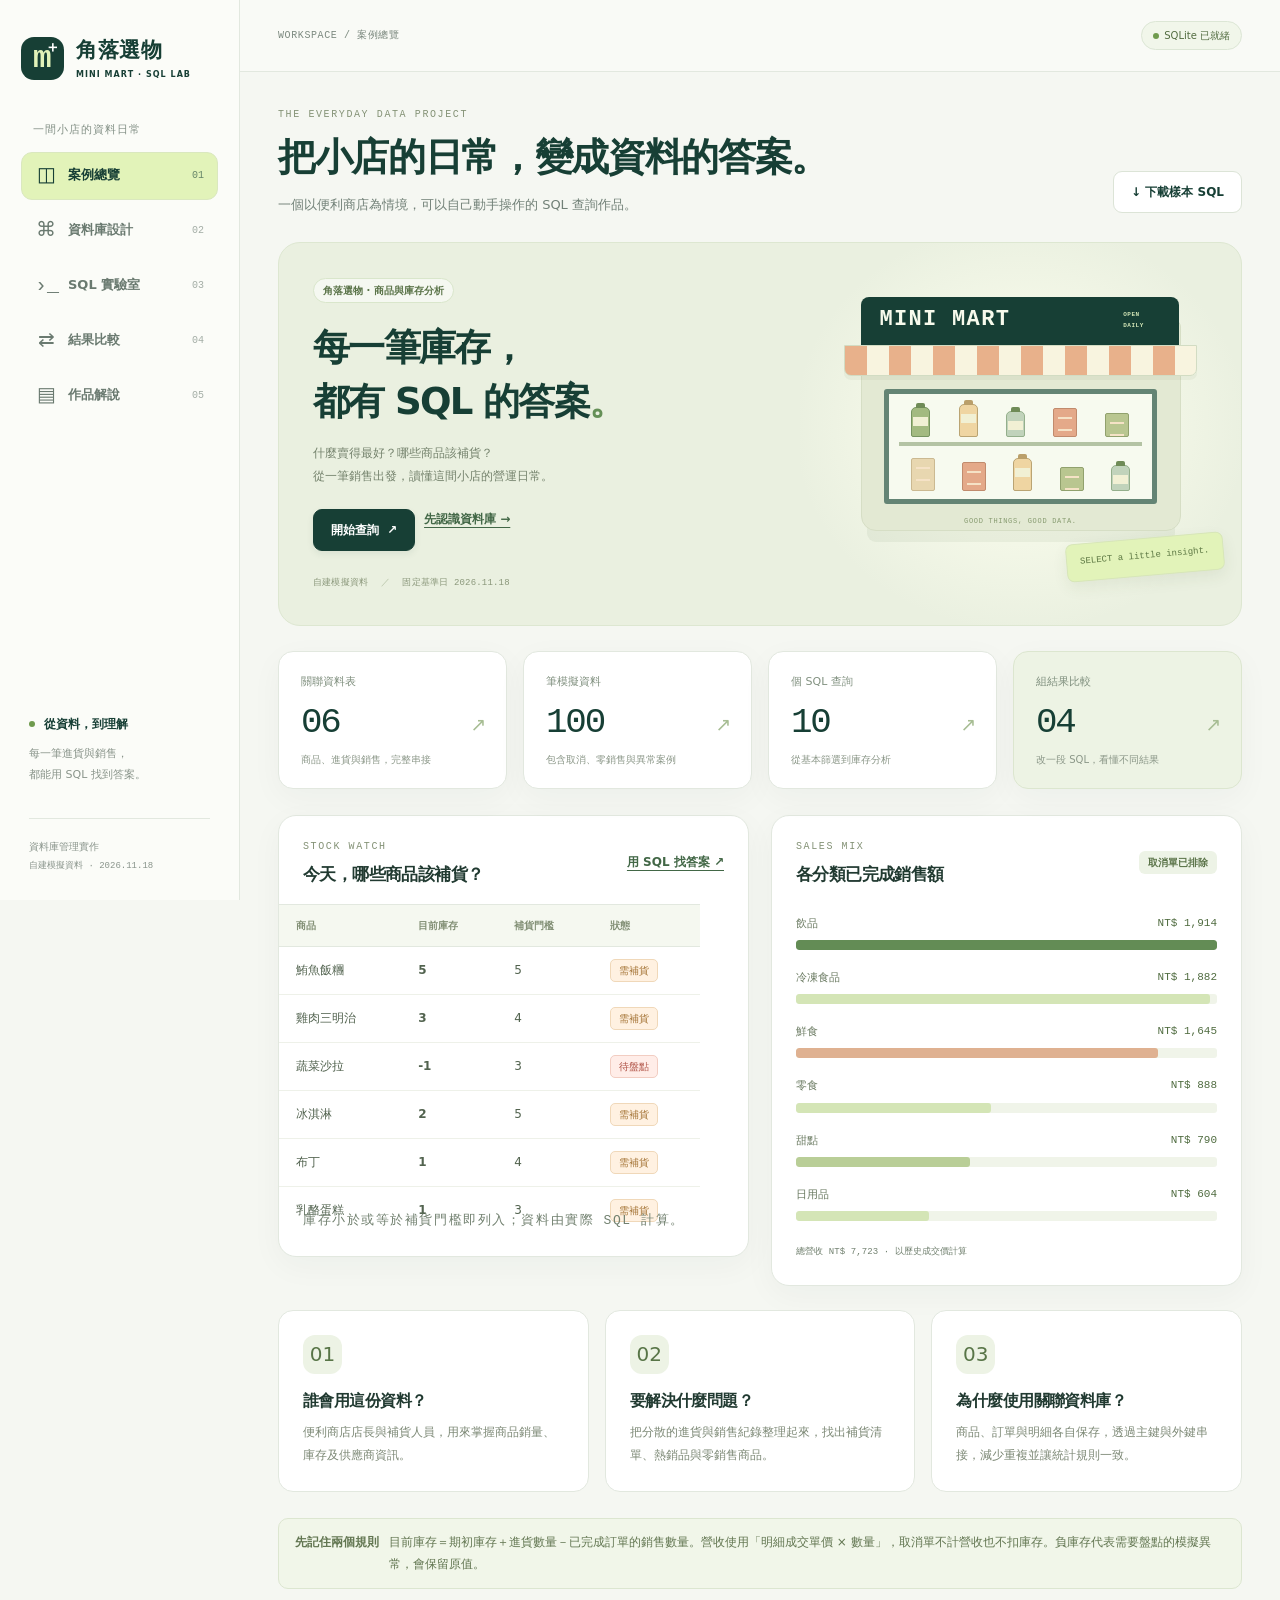
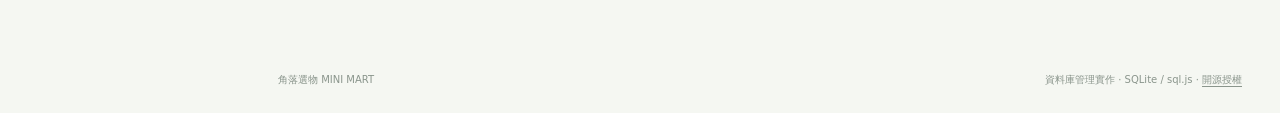
<file: mini-mart-sql/index.html>
<!doctype html>
<html lang="zh-Hant">
<head>
  <meta charset="UTF-8">
  <meta name="viewport" content="width=device-width, initial-scale=1.0">
  <meta name="theme-color" content="#173f35">
  <meta name="description" content="從一間便利商店出發，認識商品、銷售與庫存之間的關係。包含 ERD、樣本資料、可執行 SQL 與結果比較。">
  <title>角落選物 MINI MART｜商品與庫存 SQL 實驗室</title>
  <link rel="icon" href="./favicon.svg" type="image/svg+xml">
  <link rel="stylesheet" href="./styles.css">
  <script src="./app.js" defer></script>
</head>
<body>
  <a class="skip-link" href="#main">跳至主要內容</a>
  <aside class="sidebar">
    <a class="brand" href="#overview" aria-label="角落選物，回到總覽"><span class="brand-icon">m<span>＋</span></span><span>角落選物<small>MINI MART · SQL LAB</small></span></a>
    <div class="sidebar-label">一間小店的資料日常</div>
    <nav aria-label="主要導覽">
      <a href="#overview" data-nav="overview"><span class="nav-icon">◫</span>案例總覽<span class="nav-number">01</span></a>
      <a href="#design" data-nav="design"><span class="nav-icon">⌘</span>資料庫設計<span class="nav-number">02</span></a>
      <a href="#lab" data-nav="lab"><span class="nav-icon">›_</span>SQL 實驗室<span class="nav-number">03</span></a>
      <a href="#compare" data-nav="compare"><span class="nav-icon">⇄</span>結果比較<span class="nav-number">04</span></a>
      <a href="#guide" data-nav="guide"><span class="nav-icon">▤</span>作品解說<span class="nav-number">05</span></a>
    </nav>
    <div class="sidebar-note"><span class="dot"></span> 從資料，到理解<p>每一筆進貨與銷售，<br>都能用 SQL 找到答案。</p></div>
    <div class="sidebar-bottom"><span>資料庫管理實作</span><small>自建模擬資料 · 2026.11.18</small></div>
  </aside>
  <div class="workspace">
    <header class="topbar"><span id="breadcrumb">WORKSPACE / 案例總覽</span><div class="engine-status" id="engine-status" role="status"><span class="dot"></span>資料準備中</div></header>
    <main id="main" tabindex="-1"><div class="loading-card"><div class="spinner"></div><h1>小店準備開門中</h1><p>正在載入商品資料與 SQL 查詢引擎。</p></div></main>
    <footer><span>角落選物 MINI MART</span><span>資料庫管理實作 · SQLite / sql.js · <a href="./vendor/LICENSE" target="_blank" rel="noopener">開源授權</a></span></footer>
  </div>
  <div id="toast" role="status" aria-live="polite"></div>
  <noscript>本作品需要啟用 JavaScript，才能執行 SQL 及顯示資料。</noscript>
</body>
</html>
</file>
<file: mini-mart-sql/styles.css>
:root {
  color-scheme: light;
  --canvas: #f5f7f2;
  --paper: #ffffff;
  --green: #173f35;
  --green-dark: #10352c;
  --green-soft: #eaf0e8;
  --lime: #e2f3b9;
  --orange: #ee9a74;
  --ink: #213a31;
  --muted: #718077;
  --line: #e2e8df;
  --danger: #ac413a;
  --radius: 18px;
  --shadow: 0 9px 32px rgb(35 62 44 / 4%);
  --sans: "Microsoft JhengHei", "PingFang TC", "Noto Sans TC", system-ui, sans-serif;
  --mono: "Cascadia Code", "SFMono-Regular", Consolas, monospace;
}

* { box-sizing: border-box; }
html { scroll-behavior: smooth; scroll-padding-top: 24px; }
body { margin: 0; background: var(--canvas); color: var(--ink); font-family: var(--sans); font-size: 15px; line-height: 1.75; -webkit-font-smoothing: antialiased; }
button, input, textarea, select { font: inherit; }
button, a, input, textarea, select { -webkit-tap-highlight-color: transparent; }
button { cursor: pointer; }
a { color: inherit; text-decoration: none; }
button, input, textarea, select { color: inherit; }
button:focus-visible, a:focus-visible, input:focus-visible, textarea:focus-visible, select:focus-visible, summary:focus-visible { outline: 3px solid #659d41; outline-offset: 4px; }
button:disabled { cursor: not-allowed; opacity: .45; box-shadow: none; transform: none; }
img, svg { max-width: 100%; }
h1, h2, h3, h4, p { margin: 0; }
h1, h2, h3, h4 { font-weight: 700; line-height: 1.4; letter-spacing: -.035em; }
h1 { font-size: clamp(28px, 3vw, 38px); color: var(--green); }
h2 { font-size: 23px; }
h3 { font-size: 18px; }
h4 { font-size: 16px; }
p + p { margin-top: 12px; }
small { font-size: 12px; }
strong { font-weight: 700; }
code { padding: 2px 5px; background: #edf1e9; border-radius: 5px; color: #355944; font-family: var(--mono); font-size: .88em; overflow-wrap: anywhere; }
pre { margin: 0; font-family: var(--mono); }
pre code { padding: 0; background: transparent; color: inherit; border-radius: 0; overflow-wrap: normal; }
hr { border: 0; border-top: 1px solid var(--line); margin: 24px 0; }
::selection { background: var(--lime); color: var(--green-dark); }
[hidden] { display: none !important; }

.skip-link { position: fixed; top: 12px; left: 260px; z-index: 100; padding: 10px 18px; background: var(--green); color: white; border-radius: 8px; transform: translateY(-150%); }
.skip-link:focus { transform: translateY(0); }
.visually-hidden { position: absolute !important; width: 1px; height: 1px; padding: 0; margin: -1px; overflow: hidden; clip: rect(0, 0, 0, 0); white-space: nowrap; border: 0; }

.sidebar { position: fixed; inset: 0 auto 0 0; width: 240px; z-index: 20; padding: 36px 21px 25px; background: #fbfcf8; border-right: 1px solid var(--line); display: flex; flex-direction: column; }
.brand { display: flex; align-items: center; gap: 12px; color: var(--green); font-size: 21px; font-weight: 800; line-height: 1.4; letter-spacing: .025em; }
.brand > span:last-child { white-space: nowrap; }
.brand small { display: block; margin-top: 4px; font-size: 8px; font-weight: 600; letter-spacing: .13em; }
.brand-icon { position: relative; display: grid; place-items: center; flex: 0 0 43px; width: 43px; height: 43px; border-radius: 13px; background: var(--green); color: var(--lime); font-family: var(--mono); font-size: 31px; line-height: 1; }
.brand-icon > span { position: absolute; right: 3px; top: 3px; font-family: var(--sans); font-size: 15px; color: white; }
.sidebar-label { margin: 39px 12px 13px; font-size: 11px; color: #839086; letter-spacing: .09em; }
.sidebar nav { display: grid; gap: 7px; }
.sidebar nav a { display: flex; align-items: center; gap: 11px; min-height: 48px; padding: 10px 13px; border: 1px solid transparent; border-radius: 11px; color: #6a7a70; font-size: 13px; font-weight: 600; transition: background .18s, color .18s; }
.sidebar nav a:hover { background: #eef2e8; color: var(--green); }
.sidebar nav a.active, .sidebar nav a[aria-current="page"] { background: var(--lime); color: var(--green); border-color: #dae8bf; }
.nav-icon { width: 22px; text-align: center; font-family: var(--mono); font-size: 20px; font-weight: 500; line-height: 1; }
.nav-number { margin-left: auto; opacity: .6; font-family: var(--mono); font-size: 10px; font-weight: 400; }
.sidebar-note { margin: auto 8px 32px; padding-top: 48px; color: var(--green); font-size: 12px; font-weight: 600; }
.sidebar-note p { margin-top: 9px; color: #89948a; font-size: 11px; font-weight: 400; line-height: 1.9; }
.dot { display: inline-block; width: 6px; height: 6px; margin-right: 5px; background: #6f9b4e; border-radius: 50%; vertical-align: middle; }
.sidebar-bottom { margin: 0 8px; padding-top: 19px; border-top: 1px solid var(--line); color: #8a958c; font-size: 10px; }
.sidebar-bottom small { display: block; margin-top: 4px; font-family: var(--mono); font-size: 9px; }
.workspace { margin-left: 240px; min-height: 100vh; display: flex; flex-direction: column; }
.topbar { display: flex; align-items: center; justify-content: space-between; gap: 16px; min-height: 72px; padding: 16px 38px; border-bottom: 1px solid var(--line); background: rgb(251 252 248 / 70%); }
#breadcrumb { color: #7c897f; font-family: var(--mono); font-size: 10px; letter-spacing: .06em; }
.engine-status { display: flex; align-items: center; padding: 5px 11px; border: 1px solid #dce6d5; border-radius: 20px; background: #f1f6ea; color: #526c40; font-size: 10px; white-space: nowrap; }
.engine-status.error { border-color: #e9c4bc; background: #fff0ec; color: var(--danger); }
.engine-status.error .dot { background: var(--danger); }
main { width: 100%; max-width: 1380px; margin: 0 auto; padding: 34px 38px 48px; flex: 1; outline: none; }
.workspace > footer { width: 100%; max-width: 1380px; margin: auto auto 0; padding: 18px 38px 24px; display: flex; justify-content: space-between; gap: 16px; color: #8a958c; font-size: 10px; }
.workspace > footer a { text-decoration: underline; text-underline-offset: 3px; }
.page-heading { display: flex; align-items: flex-end; justify-content: space-between; gap: 24px; margin-bottom: 26px; }
.eyebrow { display: block; margin-bottom: 7px; color: #849276; font-family: var(--mono); font-size: 10px; font-weight: 500; letter-spacing: .16em; }
.page-heading p { max-width: 720px; margin-top: 9px; color: var(--muted); font-size: 13px; line-height: 1.8; }
.heading-actions { display: flex; align-items: center; gap: 9px; flex-wrap: wrap; padding-bottom: 3px; }
.btn { display: inline-flex; justify-content: center; align-items: center; gap: 8px; min-height: 42px; padding: 9px 17px; border: 1px solid transparent; border-radius: 9px; background: var(--paper); color: var(--green); font-size: 12px; font-weight: 600; line-height: 1.5; white-space: nowrap; transition: background .18s, box-shadow .18s, transform .18s; }
.btn:hover:not(:disabled) { transform: translateY(-1px); }
.btn.primary { background: var(--green); color: white; border-color: var(--green); box-shadow: 0 3px 7px rgb(23 63 53 / 8%); }
.btn.primary:hover:not(:disabled) { background: #235446; }
.btn.secondary { border-color: #dce4d7; background: #fff; }
.btn.secondary:hover:not(:disabled) { background: #f0f4e9; border-color: #c5d4b9; }
.btn.small { min-height: 33px; padding: 6px 11px; font-size: 11px; border-radius: 7px; }
.btn.ghost { background: transparent; color: #6c7d6c; }
.btn.ghost:hover:not(:disabled) { background: #edf2e8; }
.btn svg { width: 15px; height: 15px; }
.pill, .tag, .badge { display: inline-flex; align-items: center; gap: 5px; padding: 4px 9px; border-radius: 6px; background: #edf3e6; color: #5b7449; font-size: 10px; font-weight: 600; line-height: 1.5; white-space: nowrap; }
.pill { border: 1px solid #d9e6cb; border-radius: 30px; background: #f4f8ed; }
.tag + .tag { margin-left: 4px; }
.badge { background: #f9eadf; color: #9a6143; }
.mini-label { display: block; color: #849276; font-family: var(--mono); font-size: 10px; letter-spacing: .12em; text-transform: uppercase; }
.text-link { color: #426746; font-size: 12px; font-weight: 600; text-decoration: underline; text-underline-offset: 4px; }
.text-link:hover { color: var(--green-dark); }

.hero { display: grid; grid-template-columns: 1.18fr 1fr; min-height: 285px; margin-bottom: 25px; overflow: hidden; border: 1px solid #dde7d1; border-radius: 22px; background: #eaf0e0; }
.hero-copy { position: relative; z-index: 1; padding: 33px 34px; }
.hero-copy .pill { margin-bottom: 18px; background: rgb(255 255 255 / 55%); }
.hero-copy h2 { max-width: 500px; color: var(--green); font-size: clamp(27px, 2.9vw, 39px); line-height: 1.45; letter-spacing: -.045em; }
.hero-copy h2 span { color: #659057; }
.hero-copy p { max-width: 430px; margin-top: 13px; color: #75836d; font-size: 12px; line-height: 1.9; }
.hero-copy .btn { margin-top: 22px; }
.hero-visual { position: relative; display: grid; place-items: center; min-width: 0; min-height: 260px; padding: 15px 22px; background: radial-gradient(ellipse at 50% 48%, #f9fbee 0, #f3f7e7 42%, transparent 73%); }
.hero-visual > svg { width: 100%; max-width: 390px; height: auto; overflow: visible; }
.hero-visual img { max-height: 290px; object-fit: contain; }
.hero-visual .mini-label { position: absolute; bottom: 20px; right: 26px; font-size: 8px; }
.hero-foot { margin-top: 22px; color: #8b987b; font-family: var(--mono); font-size: 9px; letter-spacing: .02em; }
.hero-foot span { margin: 0 7px; color: #b0bda0; }
.hero-visual::before { position: absolute; top: 20%; left: 14%; width: 72%; height: 210px; border: 1px solid #d6dec5; border-radius: 8px 8px 15px 15px; background: #e3e9d3; content: ""; box-shadow: 0 17px 0 -6px rgb(79 105 57 / 7%); }
.store-sign { position: absolute; top: 14%; left: 14%; display: flex; justify-content: space-between; align-items: center; width: 72%; height: 48px; padding: 0 18px; border-radius: 8px 8px 0 0; background: var(--green); color: #f7faec; font-family: var(--mono); font-size: 22px; font-weight: 700; letter-spacing: .06em; }
.store-sign span { max-width: 38px; color: #d3e6b7; font-size: 6px; line-height: 1.8; letter-spacing: .09em; }
.store-awning { position: absolute; top: calc(14% + 48px); left: 10%; width: 80%; height: 31px; border: 1px solid #d2dcc3; border-radius: 0 0 7px 7px; background: repeating-linear-gradient(90deg, #e8b18b 0, #e8b18b 22px, #f8f4df 22px, #f8f4df 44px); box-shadow: 0 4px 0 rgb(81 106 56 / 6%); z-index: 1; }
.store-window { position: absolute; top: calc(14% + 92px); left: 19%; display: grid; grid-template-rows: 1fr 1fr; gap: 0; width: 62%; height: 115px; padding: 3px 10px; border: 5px solid #648474; border-radius: 3px; background: #f7faef; }
.shelf { display: flex; align-items: flex-end; justify-content: space-around; gap: 9px; padding: 5px 3px 5px; border-bottom: 4px solid #b4c3a4; }
.shelf:last-child { border-bottom: 0; }
.bottle, .box { position: relative; display: block; flex: 0 0 auto; width: 19px; height: 30px; border: 1px solid #779460; border-radius: 5px 5px 2px 2px; background: #a3ba80; }
.bottle::before { position: absolute; top: -5px; left: 4px; width: 9px; height: 5px; border-radius: 2px 2px 0 0; background: #6f8b57; content: ""; }
.bottle::after { position: absolute; top: 9px; left: 1px; width: 15px; height: 9px; background: #f1f0d4; content: ""; }
.bottle.alt { height: 33px; background: #efd5a2; border-color: #baa473; }
.bottle.alt::before { background: #ba9f6a; }
.bottle.light { height: 26px; background: #c1d3bb; border-color: #94af8b; }
.box { width: 24px; height: 29px; border-radius: 2px; background: #e4a989; border-color: #c18b6d; }
.box::after { position: absolute; top: 8px; left: 4px; width: 14px; height: 10px; border-top: 2px solid #f5e2c6; border-bottom: 2px solid #f5e2c6; content: ""; }
.box.alt { height: 24px; background: #b9c690; border-color: #91a16d; }
.box.light { height: 33px; background: #e8d7b0; border-color: #cbb991; }
.store-bottom { position: absolute; top: calc(14% + 218px); left: 14%; width: 72%; color: #879b70; font-family: var(--mono); font-size: 7px; text-align: center; letter-spacing: .1em; }
.floating-label { position: absolute; right: 4%; bottom: 13%; padding: 10px 13px; border: 1px solid #d7e6b8; border-radius: 7px; background: var(--lime); color: #5d7843; box-shadow: 0 6px 15px rgb(67 89 35 / 8%); font-family: var(--mono); font-size: 9px; transform: rotate(-5deg); }
.stats-grid { display: grid; grid-template-columns: repeat(4, minmax(0, 1fr)); gap: 16px; margin-bottom: 26px; }
.stat-card { position: relative; padding: 20px 22px; border: 1px solid var(--line); border-radius: 15px; background: var(--paper); box-shadow: var(--shadow); }
.stat-label { color: #80907f; font-size: 11px; }
.stat-value { margin: 9px 0 4px; color: var(--green); font-family: var(--mono); font-size: clamp(26px, 2.8vw, 36px); font-weight: 500; line-height: 1.3; letter-spacing: -.06em; }
.stat-value small { margin-left: 4px; font-family: var(--sans); font-size: 12px; font-weight: 400; letter-spacing: 0; }
.stat-value > span { float: right; margin-top: 12px; color: #a7bd93; font-family: var(--sans); font-size: 19px; font-weight: 400; }
.stat-foot { color: #8b9788; font-size: 10px; }
.stat-card .icon-circle { position: absolute; right: 17px; top: 18px; width: 30px; height: 30px; font-size: 16px; }
.stat-card:last-child { background: #edf3e4; border-color: #dce6cf; }
.icon-circle { display: inline-grid; place-items: center; flex: 0 0 auto; width: 39px; height: 39px; border-radius: 12px; background: #edf3e5; color: #587547; font-size: 20px; }
.icon-circle.orange { background: #fbece2; color: #b7734f; }
.metric-inline { display: inline-flex; align-items: baseline; gap: 7px; color: var(--green); font-family: var(--mono); font-size: 24px; line-height: 1.4; }
.metric-inline small { color: var(--muted); font-family: var(--sans); font-size: 11px; }
.grid-two { display: grid; grid-template-columns: 1fr 1fr; align-items: start; gap: 22px; margin-bottom: 24px; }
.grid-two > *, .grid-two > * > *, .result-grid > *, .compare-grid > * { min-width: 0; }
.panel { min-width: 0; margin-bottom: 24px; overflow: hidden; border: 1px solid var(--line); border-radius: var(--radius); background: var(--paper); box-shadow: var(--shadow); }
.grid-two > .panel { margin-bottom: 0; }
.panel-header { display: flex; align-items: center; justify-content: space-between; gap: 16px; padding: 22px 24px 17px; }
.panel-header h2 { font-size: 17px; }
.panel-header h3 { font-size: 16px; }
.panel-header p { margin-top: 5px; color: var(--muted); font-size: 11px; }
.panel-body { padding: 0 24px 24px; }
.panel-body > p { color: #71806f; font-size: 13px; }
.panel-body > p + p { margin-top: 10px; }
.panel-body > .table-wrap { margin: 0 -24px -24px; border-radius: 0; border-left: 0; border-right: 0; border-bottom: 0; }
.panel-body > .notice:last-child { margin-bottom: 0; }
.section-title { display: flex; justify-content: space-between; align-items: baseline; gap: 16px; margin: 27px 0 15px; }
.section-title h2 { font-size: 20px; }
.section-title p { color: #889480; font-size: 11px; }
.flow { display: grid; grid-template-columns: repeat(4, minmax(0, 1fr)); gap: 12px; margin-top: 12px; }
.flow-step { position: relative; padding: 18px; border: 1px solid #e0e8d9; border-radius: 12px; background: #f8faf5; }
.flow-step > span, .flow-step > b { display: inline-flex; align-items: center; justify-content: center; width: 24px; height: 24px; margin-bottom: 10px; border-radius: 7px; background: var(--lime); color: var(--green); font-family: var(--mono); font-size: 11px; }
.flow-step h3, .flow-step h4 { margin-bottom: 6px; font-size: 13px; }
.flow-step p { color: #7d8a76; font-size: 11px; line-height: 1.8; }
.notice { display: flex; align-items: flex-start; gap: 10px; margin: 16px 0; padding: 13px 16px; border: 1px solid #dce6d0; border-radius: 10px; background: #f1f6e9; color: #627651; font-size: 12px; line-height: 1.8; overflow-wrap: anywhere; }
.notice p { margin: 0; }
.notice strong { color: inherit; }
.notice > strong { flex: 0 0 auto; }
.notice > p { flex: 1; }
.notice.error { display: block; }
.notice.error pre { margin: 8px 0; white-space: pre-wrap; }
.notice.warning { background: #fff6e9; border-color: #efdec0; color: #986c35; }
.notice.error { background: #fff0ed; border-color: #eed0c8; color: var(--danger); }
.notice.success { background: #edf5e8; border-color: #d2e4c4; color: #52713e; }
.notice code { background: rgb(255 255 255 / 60%); color: inherit; }

.table-wrap { width: 100%; max-width: 100%; overflow-x: auto; overscroll-behavior-x: contain; border: 1px solid var(--line); border-radius: 11px; scrollbar-width: thin; scrollbar-color: #c6d4bf transparent; }
table { width: 100%; border-collapse: collapse; text-align: left; white-space: nowrap; }
th { padding: 12px 17px; border-bottom: 1px solid var(--line); background: #f5f8f0; color: #839076; font-size: 10px; font-weight: 600; line-height: 1.7; }
td { padding: 12px 17px; border-bottom: 1px solid #eef1e9; color: #52634f; font-size: 12px; line-height: 1.6; }
tbody tr:last-child td { border-bottom: 0; }
tbody tr:hover { background: #fafcf7; }
td.num, th.num, .number, td[data-type="number"] { font-family: var(--mono); font-variant-numeric: tabular-nums; }
td code, th code { background: transparent; font-size: 11px; }
.null { display: inline-block; color: #a0aa9a; font-family: var(--mono); font-size: 10px; font-style: italic; }
.stock-pill { display: inline-flex; align-items: center; gap: 4px; padding: 3px 8px; border: 1px solid #dce7d0; border-radius: 5px; background: #f0f6e8; color: #668149; font-size: 10px; line-height: 1.5; }
.stock-pill.low { background: #fff1e1; border-color: #f0d8b9; color: #a57537; }
.stock-pill.negative { background: #ffede8; border-color: #f2cdc2; color: #af5144; }
.stock-pill.ok { background: #eff6e8; border-color: #dce7d0; color: #668149; }
.bar-chart { display: grid; gap: 18px; padding-top: 10px; }
.bar-row { display: grid; grid-template-columns: 110px minmax(0, 1fr) 55px; align-items: center; gap: 13px; font-size: 11px; }
.bar-row > span:first-child { overflow: hidden; color: #6a7a61; text-overflow: ellipsis; white-space: nowrap; }
.bar-row > span:last-child, .bar-row > strong { text-align: right; color: #506c40; font-family: var(--mono); font-size: 11px; font-weight: 500; }
.bar-track { height: 10px; overflow: hidden; border-radius: 3px; background: #f0f4e9; }
.bar-fill { min-width: 2px; height: 100%; border-radius: 3px; background: #bad495; }
.bar-row:nth-child(2n) .bar-fill { background: #d4e5b6; }
.bar-row:first-child .bar-fill { background: #638c55; }
.bar-row { grid-template-columns: 1fr; gap: 7px; }
.bar-row > div:first-child { display: flex; justify-content: space-between; align-items: center; gap: 12px; }
.bar-row > div:first-child > span { color: #6a7a61; font-size: 11px; }
.bar-row > div:first-child > strong { color: #506c40; font-family: var(--mono); font-size: 11px; font-weight: 500; }
.bar-fill.color-1 { background: #b9ce97; }
.bar-fill.color-2 { background: #dfb191; }
.bar-chart + .mini-label { margin-top: 24px; font-size: 9px; letter-spacing: .01em; }
.case-grid { display: grid; grid-template-columns: repeat(3, minmax(0, 1fr)); gap: 16px; margin: 18px 0 26px; }
.case-card { padding: 24px; border: 1px solid var(--line); border-radius: 15px; background: white; }
.case-card .icon-circle { margin-bottom: 16px; }
.case-card h3 { margin-bottom: 9px; font-size: 16px; }
.case-card p { color: #7d8976; font-size: 12px; line-height: 1.9; }
.case-card ul { margin: 12px 0 0; padding-left: 17px; color: #728269; font-size: 12px; }

.erd-board { padding: 25px; border: 1px solid #dce5d4; border-radius: 15px; background-color: #f4f7ef; background-image: radial-gradient(#dce5d5 .8px, transparent .8px); background-size: 15px 15px; }
.erd-board > svg { display: block; width: 100%; min-width: 680px; height: auto; }
.erd-board { overflow-x: auto; }
.erd-cardinality { fill: #61866c; font-family: var(--mono); font-size: 13px; font-weight: 700; }
.erd-grid { display: grid; grid-template-columns: repeat(3, minmax(0, 1fr)); gap: 25px; align-items: start; }
.entity-card { min-width: 0; overflow: hidden; border: 1px solid #cddbc1; border-radius: 11px; background: white; box-shadow: 0 5px 16px rgb(62 91 40 / 5%); }
.entity-title { display: flex; align-items: center; justify-content: space-between; gap: 8px; padding: 12px 14px; border-bottom: 1px solid #dce6d1; background: #e6efdc; color: #3b5b30; font-family: var(--mono); font-size: 12px; font-weight: 600; }
.entity-title small { color: #7b8b6c; font-family: var(--sans); font-size: 10px; font-weight: 400; }
.entity-fields { padding: 9px 12px; font-family: var(--mono); font-size: 10px; }
.entity-fields > div, .entity-fields > li { display: flex; align-items: center; gap: 7px; min-height: 27px; padding: 2px 0; border-bottom: 1px solid #f0f3ed; }
.entity-fields > div:last-child, .entity-fields > li:last-child { border-bottom: 0; }
.entity-fields .key, .entity-fields b { min-width: 20px; color: #93a77c; font-family: var(--mono); font-size: 8px; font-weight: 600; }
.entity-fields span:last-child { margin-left: auto; color: #9ca88f; font-size: 9px; }
.relation-list { display: flex; flex-wrap: wrap; gap: 8px; margin-top: 20px; }
.relation-chip { padding: 7px 11px; border: 1px solid #d7e2cd; border-radius: 7px; background: rgb(255 255 255 / 85%); color: #6b7f59; font-family: var(--mono); font-size: 9px; }
.relation-chip strong { color: #446532; }
.table-tabs { display: flex; flex-wrap: wrap; gap: 7px; padding: 3px 0 18px; }
.tab-button { padding: 8px 12px; border: 1px solid #e0e7d8; border-radius: 7px; background: #f8faf5; color: #7d8d70; font-size: 11px; line-height: 1.5; }
.tab-button:hover { border-color: #b8cda2; background: #f0f6e7; }
.tab-button.active, .tab-button[aria-selected="true"] { border-color: #36583b; background: var(--green); color: white; }
.table-tabs { padding-inline: 24px; }
.tab-button small { display: block; margin-top: 2px; font-family: var(--mono); font-size: 8px; font-weight: 400; opacity: .65; }
#schema-data > h3 { margin-bottom: 6px; font-size: 17px; }
#schema-data > p { margin-bottom: 17px; }
#schema-data > .table-wrap { margin: 0 0 22px; border: 1px solid var(--line); border-radius: 10px; }
#schema-data > h4 { display: flex; align-items: center; gap: 8px; margin-bottom: 13px; font-size: 13px; }
.field-table { margin: 14px 0 22px; }
.field-table th, .field-table td { font-size: 11px; }
.field-table td:last-child { min-width: 175px; white-space: normal; }
.field-table .badge { padding: 2px 5px; font-family: var(--mono); font-size: 8px; }
.search-box { display: flex; align-items: center; gap: 8px; max-width: 300px; padding: 7px 11px; border: 1px solid #dce5d3; border-radius: 9px; background: #fff; color: #93a180; }
.search-box input { width: 100%; min-width: 0; padding: 0; border: 0; outline: none; background: transparent; font-size: 12px; }
.search-box:focus-within { outline: 2px solid #8cae69; outline-offset: 2px; }

.lab-layout { display: grid; grid-template-columns: 238px minmax(0, 1fr); gap: 23px; align-items: start; }
.lesson-sidebar { position: sticky; top: 22px; display: grid; gap: 7px; }
.lesson-sidebar > h2, .lesson-sidebar > h3 { margin: 0 0 6px; padding: 0 10px; color: #849275; font-size: 11px; font-weight: 500; letter-spacing: .08em; }
.lesson-sidebar > .mini-label { margin-bottom: 7px; padding-left: 10px; font-size: 10px; letter-spacing: .03em; }
.lesson-sidebar > .text-link { margin-top: 14px; padding-left: 11px; font-size: 10px; }
.lesson-button { display: flex; align-items: flex-start; gap: 10px; width: 100%; padding: 13px 12px; border: 1px solid transparent; border-radius: 10px; background: transparent; color: #73836a; text-align: left; line-height: 1.6; transition: background .15s, border-color .15s; }
.lesson-button:hover { background: #ebf0e4; }
.lesson-button.active { border-color: #d6e3c5; background: white; color: #294f30; box-shadow: 0 3px 12px rgb(40 70 30 / 3%); }
.lesson-button > span:first-child { flex: 0 0 25px; width: 25px; height: 25px; display: inline-grid; place-items: center; border-radius: 6px; background: #e9efdf; color: #7b9068; font-family: var(--mono); font-size: 10px; }
.lesson-button.active > span:first-child { background: var(--green); color: var(--lime); }
.lesson-button strong { display: block; font-size: 12px; font-weight: 600; }
.lesson-button > div { min-width: 0; font-size: 12px; font-weight: 600; }
.lesson-button small { display: block; margin-top: 3px; color: #9aa68f; font-family: var(--mono); font-size: 9px; }
.lesson-meta { display: flex; align-items: center; flex-wrap: wrap; gap: 6px; margin-bottom: 12px; }
.lesson-meta .mini-label { margin-right: 5px; }
.lab-content { min-width: 0; }
.lesson-content { min-width: 0; }
.lesson-content > .panel:first-child .panel-header { padding-bottom: 12px; }
.lesson-content .panel-header h2 { font-size: 20px; }
.lab-content > .panel:first-child .panel-header { padding-bottom: 12px; }
.lab-content .panel-header h2 { font-size: 20px; }
.lab-content .panel-body > p { font-size: 13px; }
.code-editor { display: flex; width: 100%; min-width: 0; overflow: hidden; border: 1px solid #dce4d4; border-radius: 10px; background: #fafcf7; }
.line-numbers { flex: 0 0 44px; min-width: 44px; padding: 17px 11px 17px 8px; overflow: hidden; border-right: 1px solid #e8eee0; background: #f4f7ef; color: #a5b396; font-family: var(--mono); font-size: 12px; line-height: 1.85; text-align: right; user-select: none; white-space: pre; }
.sql-input { display: block; width: 100%; min-width: 0; min-height: 240px; margin: 0; padding: 17px 18px; border: 0; border-radius: 0; outline: 0; background: transparent; color: #355132; font-family: var(--mono); font-size: 12px; line-height: 1.85; tab-size: 2; resize: vertical; white-space: pre; overflow-wrap: normal; overflow-x: auto; }
.sql-input:focus-visible { outline-offset: -3px; }
.editor-toolbar { display: flex; align-items: center; justify-content: space-between; flex-wrap: wrap; gap: 10px; margin: 17px 0 9px; }
.editor-toolbar .mini-label { color: #7d8f6c; }
.editor-toolbar > label { color: #829375; font-family: var(--mono); font-size: 11px; }
.editor-toolbar > div { display: flex; align-items: center; flex-wrap: wrap; gap: 6px; }
.editor-footer { display: flex; justify-content: space-between; align-items: center; flex-wrap: wrap; gap: 12px; padding-top: 14px; color: #93a083; font-size: 10px; }
.editor-footer > div { display: flex; align-items: center; gap: 9px; }
.result-grid { display: grid; grid-template-columns: 1fr 1fr; align-items: start; gap: 17px; margin-top: 20px; }
.result-card { min-width: 0; overflow: hidden; border: 1px solid var(--line); border-radius: 12px; background: white; }
.result-heading { display: flex; align-items: center; justify-content: space-between; flex-wrap: wrap; gap: 8px; min-height: 49px; padding: 12px 15px; border-bottom: 1px solid var(--line); background: #f8faf5; }
.result-heading h3 { font-size: 12px; }
.result-heading > span { color: #9aa68e; font-family: var(--mono); font-size: 10px; }
.result-card .table-wrap { max-height: 450px; border: 0; border-radius: 0; }
.result-card th, .result-card td { padding: 10px 12px; font-size: 10px; }
.result-card .notice { margin: 12px; font-family: var(--mono); font-size: 11px; white-space: pre-wrap; }
.result-card > p { padding: 14px 15px; color: #839275; font-size: 11px; }
.result-card .empty-state { min-height: 130px; }
.result-status { padding: 4px 8px; border-radius: 5px; color: #829174; font-size: 10px; }
.result-status.success { background: #eaf3df; color: #5b7b3e; }
.result-status.error { background: #ffebe5; color: #ab5d46; }
.query-output > .result-status { display: flex; justify-content: space-between; flex-wrap: wrap; gap: 5px; margin: 10px; padding: 5px 8px; font-family: var(--mono); font-size: 9px; }
.query-output > h4 { padding: 11px 12px 0; font-size: 11px; }
#actual-results > .mini-label { padding: 12px; font-size: 9px; letter-spacing: .01em; }
.empty-symbol { color: #9daf89; font-family: var(--mono); font-size: 35px; }

.compare-list { display: grid; gap: 25px; }
.compare-card { min-width: 0; overflow: hidden; border: 1px solid var(--line); border-radius: 18px; background: white; box-shadow: var(--shadow); }
.compare-card > header, .compare-card > .compare-header { padding: 23px 26px 17px; }
.compare-card > header h2, .compare-card > .compare-header h2 { font-size: 20px; }
.compare-card > header p, .compare-card > .compare-header p { margin-top: 8px; color: #7e8c73; font-size: 12px; }
.compare-card > .panel-header { align-items: start; }
.compare-grid { display: grid; grid-template-columns: 1fr 1fr; gap: 18px; padding: 0 25px 22px; }
.compare-grid > div { min-width: 0; }
.compare-grid h3 { margin: 0 0 10px; color: #798a69; font-size: 12px; }
.compare-grid > div:first-child h3 { color: #b27b56; }
.compare-grid > div > p { margin: 12px 0; color: #869379; font-size: 11px; line-height: 1.9; }
.sql-preview { min-height: 145px; max-height: 310px; margin-bottom: 14px; padding: 16px; overflow: auto; border: 1px solid #dde6d3; border-radius: 9px; background: #f8fbf3; color: #5c7950; font-family: var(--mono); font-size: 11px; line-height: 1.85; white-space: pre; scrollbar-width: thin; }
.compare-grid > div:first-child .sql-preview { border-color: #eadfd2; background: #fcf8f1; color: #917852; }
.compare-card > .notice { margin: 0 25px 24px; }
.compare-card .result-card { box-shadow: none; }
.compare-card > .panel-body > .compare-grid { padding: 0; }
.compare-card > .panel-body > .notice { margin-bottom: 0; }
.compare-side > .result-heading { margin-bottom: 0; border: 1px solid #e1e7da; border-bottom: 0; border-radius: 9px 9px 0 0; }
.compare-side > .result-heading h3 { margin: 0; font-size: 11px; }
.compare-side > .sql-preview { margin-bottom: 13px; border-radius: 0 0 9px 9px; }
.compare-side.before > .result-heading { background: #fbf3e9; border-color: #eadfd2; }
.compare-side.before > .sql-preview { background: #fcf8f1; border-color: #eadfd2; color: #917852; }
.compare-side > .mini-label { margin: 13px 0 8px; font-size: 9px; letter-spacing: .02em; }
.compare-side > div > .table-wrap { max-height: 340px; }
.compare-side .table-wrap th, .compare-side .table-wrap td { padding: 9px 11px; font-size: 10px; }
.compare-card details { padding: 0 25px 20px; }
.compare-card summary { color: #728363; font-size: 12px; cursor: pointer; }
.guide-grid { display: grid; grid-template-columns: 1fr 1fr; gap: 21px; margin: 22px 0; }
.guide-card { min-width: 0; padding: 25px; border: 1px solid var(--line); border-radius: 15px; background: white; }
.guide-card h2 { margin-bottom: 14px; font-size: 18px; }
.guide-card h3 { margin: 18px 0 8px; font-size: 14px; }
.guide-card p, .guide-card li { color: #7a886f; font-size: 12px; line-height: 1.95; }
.guide-card ul, .guide-card ol { margin: 12px 0 0; padding-left: 20px; }
.guide-card li + li { margin-top: 7px; }
.guide-card > .mini-label { margin-bottom: 10px; }
.guide-card details { padding: 13px 0; border-bottom: 1px solid #edf1e7; }
.guide-card details:last-child { border-bottom: 0; }
.guide-card summary { color: #5a7350; font-size: 12px; font-weight: 600; cursor: pointer; }
.guide-card details p { margin-top: 9px; }
.check-list { display: grid; gap: 10px; margin: 0; padding: 0; list-style: none; }
.check-list li { position: relative; padding-left: 24px; color: #76866a; font-size: 12px; }
.check-list li::before { position: absolute; top: 2px; left: 0; content: "✓"; display: grid; place-items: center; width: 16px; height: 16px; border-radius: 5px; background: #e9f1de; color: #739452; font-family: var(--mono); font-size: 10px; line-height: 1; }
.check-list label { display: flex; align-items: flex-start; gap: 10px; cursor: pointer; }
.check-list input { accent-color: var(--green); }
.tip-list { margin: 12px 0 0; padding-left: 18px; color: #7b8b70; font-size: 12px; }
.tip-list li + li { margin-top: 8px; }
.empty-state { display: flex; flex-direction: column; justify-content: center; align-items: center; gap: 8px; min-height: 165px; padding: 25px; color: #99a48f; font-size: 12px; text-align: center; }
.empty-state svg { width: 30px; height: 30px; opacity: .6; }
.empty-state h3 { color: #7d8e70; font-size: 14px; }
.empty-state p { max-width: 340px; color: #9aa58e; font-size: 11px; }
.loading-card { display: grid; justify-items: center; gap: 15px; min-height: 500px; align-content: center; color: #7f8e72; text-align: center; }
.loading-card h1 { font-size: 24px; }
.loading-card p { max-width: 430px; font-size: 13px; }
.spinner { width: 32px; height: 32px; border: 3px solid #e0e9d6; border-top-color: #6d9451; border-radius: 50%; animation: spin .9s linear infinite; }
@keyframes spin { to { transform: rotate(360deg); } }
#toast, .toast { position: fixed; bottom: 26px; left: calc(50% + 120px); z-index: 100; max-width: min(500px, calc(100vw - 36px)); padding: 12px 20px; border: 1px solid #355e41; border-radius: 11px; background: var(--green); color: #f2f8e9; box-shadow: 0 9px 30px rgb(21 48 30 / 15%); font-size: 12px; text-align: center; opacity: 0; transform: translate(-50%, 12px); pointer-events: none; transition: opacity .2s, transform .2s; }
#toast.show, #toast.visible, .toast.show, .toast.visible { opacity: 1; transform: translate(-50%, 0); }
#toast:empty { display: none; }
.modal-overlay { position: fixed; inset: 0; z-index: 90; display: grid; place-items: center; padding: 25px; overflow: auto; background: rgb(22 42 30 / 35%); backdrop-filter: blur(3px); }
.modal-card { width: min(800px, 100%); max-height: calc(100vh - 50px); padding: 28px; overflow-y: auto; border: 1px solid #e3ebdb; border-radius: 20px; background: var(--paper); box-shadow: 0 20px 80px rgb(20 45 25 / 15%); }
.modal-card > header { display: flex; justify-content: space-between; align-items: center; gap: 15px; margin-bottom: 20px; }
.modal-card h2 { font-size: 22px; }
.modal-card p { color: #7e8d73; font-size: 13px; }
.modal-card .table-wrap { margin-top: 18px; }
noscript { display: block; margin: 20px 25px 20px 265px; padding: 20px; border: 1px solid #e6c9bd; border-radius: 12px; background: #fff2ea; color: #9e6845; }

@media (min-width: 1600px) {
  main { padding-top: 43px; }
  .hero { min-height: 310px; }
  .hero-copy { padding: 39px; }
  .hero-visual > svg { max-width: 410px; }
}

@media (max-width: 1200px) {
  .topbar { padding-inline: 27px; }
  main { padding: 29px 27px 40px; }
  .workspace > footer { padding-inline: 27px; }
  .hero-copy { padding: 29px; }
  .hero-copy h2 { font-size: 30px; }
  .stat-card { padding: 19px 17px; }
  .stat-card .icon-circle { right: 12px; width: 26px; height: 26px; }
  .stat-value { font-size: 29px; }
  .lab-layout { grid-template-columns: 205px minmax(0, 1fr); gap: 17px; }
  .lesson-button { padding: 11px 8px; gap: 7px; }
  .result-grid { grid-template-columns: 1fr; }
  .erd-grid { gap: 17px; }
  .entity-fields { font-size: 9px; }
  .bar-row { grid-template-columns: 85px minmax(0, 1fr) 45px; gap: 9px; }
  .bar-row { grid-template-columns: 1fr; }
  .store-sign { padding-inline: 12px; font-size: 19px; }
  .store-window { padding-inline: 6px; }
  .shelf { gap: 5px; }
}

@media (max-width: 1000px) {
  .hero { grid-template-columns: 1.2fr 1fr; }
  .hero-copy { padding: 26px; }
  .hero-copy h2 { font-size: 27px; }
  .hero-visual { padding: 12px; }
  .stats-grid { grid-template-columns: repeat(2, minmax(0, 1fr)); }
  .grid-two, .guide-grid { grid-template-columns: 1fr; }
  .case-grid { grid-template-columns: 1fr; gap: 12px; }
  .case-card { padding: 21px; }
  .case-card .icon-circle { float: left; margin: 0 16px 0 0; }
  .flow { grid-template-columns: repeat(2, minmax(0, 1fr)); }
  .page-heading { align-items: flex-start; flex-direction: column; gap: 17px; }
  .erd-grid { grid-template-columns: repeat(2, minmax(0, 1fr)); }
  .compare-grid { grid-template-columns: 1fr; }
  .compare-grid > div + div { padding-top: 18px; border-top: 1px solid var(--line); }
  .sql-preview { min-height: 0; }
  .workspace > footer { flex-direction: column; gap: 5px; }
}

@media (max-width: 760px) {
  html { scroll-padding-top: 15px; }
  .sidebar { position: relative; inset: auto; width: 100%; padding: 19px 20px 0; border-right: 0; border-bottom: 1px solid var(--line); }
  .brand { gap: 10px; font-size: 20px; }
  .brand-icon { flex-basis: 37px; width: 37px; height: 37px; border-radius: 10px; font-size: 27px; }
  .brand small { margin-top: 3px; font-size: 8px; }
  .sidebar-label, .sidebar-note, .sidebar-bottom { display: none; }
  .sidebar nav { display: flex; gap: 4px; margin: 18px -20px 0; padding: 0 14px 11px; overflow-x: auto; scrollbar-width: none; }
  .sidebar nav::-webkit-scrollbar { display: none; }
  .sidebar nav a { flex: 0 0 auto; gap: 5px; min-height: 38px; padding: 7px 10px; border-radius: 8px; font-size: 11px; }
  .nav-icon { width: 17px; font-size: 17px; }
  .nav-number { display: none; }
  .workspace { margin-left: 0; min-height: calc(100vh - 133px); }
  .topbar { min-height: 50px; padding: 11px 21px; }
  #breadcrumb { font-size: 8px; }
  .engine-status { padding: 4px 8px; font-size: 9px; }
  main { padding: 26px 21px 33px; }
  .workspace > footer { padding: 16px 21px 22px; font-size: 9px; }
  .skip-link { left: 20px; }
  .page-heading { margin-bottom: 21px; gap: 15px; }
  h1 { font-size: 28px; }
  .page-heading p { font-size: 12px; }
  .eyebrow { font-size: 9px; }
  .hero { grid-template-columns: 1.1fr 1fr; min-height: 250px; border-radius: 17px; }
  .hero-copy { padding: 23px; }
  .hero-copy h2 { font-size: 25px; }
  .hero-copy p { font-size: 11px; }
  .hero-copy .pill { margin-bottom: 13px; font-size: 9px; }
  .hero-visual { min-height: 230px; }
  .hero-visual .mini-label { display: none; }
  .store-sign { height: 42px; padding-inline: 10px; font-size: 17px; }
  .store-sign span { display: none; }
  .store-awning { top: calc(14% + 42px); height: 27px; }
  .store-window { top: calc(14% + 82px); height: 105px; border-width: 4px; }
  .store-bottom { top: calc(14% + 198px); font-size: 6px; }
  .hero-visual::before { height: 190px; }
  .floating-label { right: 0; bottom: 14%; padding: 8px 10px; font-size: 7px; }
  .box { width: 18px; }
  .box::after { left: 3px; width: 10px; }
  .bottle { width: 15px; }
  .bottle::before { left: 3px; width: 7px; }
  .bottle::after { width: 11px; }
  .hero-copy .btn { margin-top: 15px; }
  .stats-grid { gap: 12px; margin-bottom: 21px; }
  .stat-card { padding: 17px; }
  .stat-label { font-size: 10px; }
  .stat-value { margin-top: 11px; font-size: 29px; }
  .stat-foot { font-size: 9px; }
  .lab-layout { grid-template-columns: 1fr; gap: 19px; }
  .lesson-sidebar { position: static; grid-template-columns: repeat(2, minmax(0, 1fr)); gap: 7px; }
  .lesson-sidebar > h2, .lesson-sidebar > h3 { grid-column: 1 / -1; padding-left: 0; }
  .lesson-sidebar > .mini-label { grid-column: 1 / -1; padding-left: 0; }
  .lesson-sidebar > .text-link { grid-column: 1 / -1; padding-left: 0; margin-top: 6px; }
  .lesson-button { padding: 10px; border-color: #e5eada; background: #f9fbf5; }
  .lesson-button.active { border-color: #b9cfa1; background: #e8f1db; box-shadow: none; }
  .lesson-button strong { font-size: 11px; }
  .lesson-button > div { font-size: 11px; }
  .lesson-button small { font-size: 8px; }
  .lesson-button > span:first-child { flex-basis: 22px; width: 22px; height: 22px; font-size: 9px; }
  .result-grid { grid-template-columns: 1fr 1fr; gap: 12px; }
  .panel-header { padding: 20px 20px 15px; }
  .panel-body { padding: 0 20px 21px; }
  .panel-body > .table-wrap { margin: 0 -20px -21px; }
  .lab-content .panel-header h2 { font-size: 19px; }
  .lesson-content .panel-header h2 { font-size: 19px; }
  .erd-board { padding: 18px; }
  .erd-grid { gap: 15px; }
  .compare-card > header, .compare-card > .compare-header { padding: 21px 20px 17px; }
  .compare-card > header h2, .compare-card > .compare-header h2 { font-size: 19px; }
  .compare-grid { grid-template-columns: 1fr 1fr; gap: 15px; padding: 0 20px 21px; }
  .compare-grid > div + div { padding-top: 0; border-top: 0; }
  .compare-card > .notice { margin: 0 20px 21px; }
  .compare-card details { padding-inline: 20px; }
  .guide-card { padding: 22px; }
  .section-title { align-items: flex-start; flex-direction: column; gap: 5px; }
  .section-title h2 { font-size: 19px; }
  #toast, .toast { left: 50%; bottom: 20px; }
  noscript { margin: 20px; }
}

@media (max-width: 500px) {
  main { padding: 23px 16px 28px; }
  .topbar { padding-inline: 17px; }
  .page-heading p { line-height: 1.9; }
  .heading-actions { width: 100%; gap: 7px; }
  .heading-actions .btn { min-height: 37px; padding: 8px 12px; font-size: 10px; }
  .hero { position: relative; grid-template-columns: 1fr; }
  .hero-copy { padding: 24px; }
  .hero-copy h2 { max-width: 270px; font-size: 29px; }
  .hero-copy p { max-width: 270px; }
  .hero-visual { min-height: 190px; max-height: 220px; padding: 0 32px 18px; margin-top: -8px; }
  .hero-visual > svg { max-width: 290px; max-height: 210px; }
  .hero-copy .btn { margin-top: 17px; }
  .stat-card { padding: 15px 14px; border-radius: 12px; }
  .stat-card .icon-circle { right: 12px; top: 13px; width: 24px; height: 24px; border-radius: 8px; font-size: 13px; }
  .stat-label { padding-right: 20px; font-size: 10px; }
  .stat-value { font-size: 27px; }
  .stat-value small { font-size: 10px; }
  .stat-foot { line-height: 1.6; }
  .grid-two { gap: 17px; }
  .panel { margin-bottom: 20px; border-radius: 14px; }
  .panel-header { gap: 10px; padding: 18px 17px 14px; }
  .panel-header h2 { font-size: 16px; }
  .panel-header .text-link { font-size: 10px; }
  .panel-body { padding: 0 17px 19px; }
  .panel-body > .table-wrap { margin: 0 -17px -19px; }
  .panel-body > p { font-size: 12px; }
  .flow { gap: 9px; }
  .flow-step { padding: 14px; }
  .flow-step h3, .flow-step h4 { font-size: 12px; }
  .flow-step p { font-size: 10px; }
  .notice { padding: 12px; gap: 8px; font-size: 11px; }
  th, td { padding: 10px 13px; }
  .bar-row { grid-template-columns: 85px minmax(0, 1fr) 50px; }
  .bar-chart { gap: 15px; }
  .case-card h3 { font-size: 15px; }
  .case-card p { font-size: 11px; }
  .erd-board { padding: 13px; }
  .erd-grid { gap: 10px; }
  .entity-title { flex-wrap: wrap; gap: 2px 8px; padding: 10px; font-size: 10px; }
  .entity-title small { font-size: 9px; }
  .entity-fields { padding: 7px 9px; font-size: 8px; }
  .entity-fields > div, .entity-fields > li { gap: 4px; min-height: 24px; }
  .entity-fields span:last-child { font-size: 7px; }
  .entity-fields .key, .entity-fields b { min-width: 14px; font-size: 7px; }
  .relation-chip { width: 100%; padding: 6px 8px; font-size: 8px; }
  .table-tabs { gap: 5px; padding-bottom: 14px; }
  .tab-button { padding: 7px 9px; font-size: 10px; }
  .lesson-sidebar { gap: 6px; }
  .lesson-button { padding: 9px 7px; gap: 6px; }
  .lesson-button strong { font-size: 10px; }
  .lesson-button small { font-size: 7px; }
  .lesson-button > span:first-child { flex-basis: 20px; width: 20px; height: 20px; font-size: 8px; }
  .result-grid, .compare-grid { grid-template-columns: 1fr; }
  .compare-grid > div + div { padding-top: 18px; border-top: 1px solid var(--line); }
  .line-numbers { flex-basis: 31px; min-width: 31px; padding-inline: 4px 7px; font-size: 10px; }
  .sql-input { min-height: 225px; padding: 17px 11px; font-size: 10px; }
  .editor-footer { gap: 9px; }
  .editor-footer > div { width: 100%; }
  .editor-footer > div .btn.primary { flex: 1; }
  .sql-preview { padding: 12px; font-size: 10px; }
  .compare-card > header, .compare-card > .compare-header { padding: 19px 17px 15px; }
  .compare-grid { padding: 0 17px 19px; }
  .compare-card > .notice { margin: 0 17px 19px; }
  .compare-card details { padding-inline: 17px; }
  .guide-card { padding: 20px; }
  .guide-card h2 { font-size: 17px; }
  .guide-card p, .guide-card li { font-size: 11px; }
  .loading-card { min-height: 400px; padding: 20px; }
  .modal-overlay { padding: 13px; }
  .modal-card { max-height: calc(100vh - 26px); padding: 20px; border-radius: 15px; }
  .modal-card h2 { font-size: 19px; }
  .search-box { max-width: 100%; }
  .bar-row { grid-template-columns: 1fr; }
  .hero-visual { min-height: 260px; max-height: none; }
  .store-sign { left: 18%; width: 64%; height: 44px; font-size: 22px; }
  .store-sign span { display: block; }
  .store-awning { left: 14%; width: 72%; top: calc(14% + 44px); }
  .store-window { left: 23%; width: 54%; top: calc(14% + 84px); }
  .hero-visual::before { left: 18%; width: 64%; }
  .store-bottom { left: 18%; width: 64%; top: calc(14% + 198px); }
  .floating-label { right: 7%; bottom: 8%; font-size: 8px; }
  .notice { flex-direction: column; gap: 4px; }
  .table-tabs { padding-inline: 17px; }
}

@media (prefers-reduced-motion: reduce) {
  *, *::before, *::after { scroll-behavior: auto !important; animation-duration: .01ms !important; animation-iteration-count: 1 !important; transition-duration: .01ms !important; }
}

@media print {
  body { background: white; color: black; font-size: 11px; }
  .sidebar, .topbar, .heading-actions, .editor-toolbar, .editor-footer, #toast, .toast, .skip-link { display: none !important; }
  .workspace { margin-left: 0; }
  main { max-width: none; padding: 0; }
  .workspace > footer { padding-inline: 0; }
  .panel, .compare-card, .guide-card { box-shadow: none; break-inside: avoid; }
  .table-wrap, .sql-preview { max-height: none !important; overflow: visible; }
  .lab-layout { grid-template-columns: 1fr; }
  .lesson-sidebar { display: none; }
  .hero { min-height: 0; }
  .hero-copy { padding: 20px; }
  .hero-visual { display: none; }
}
</file>
